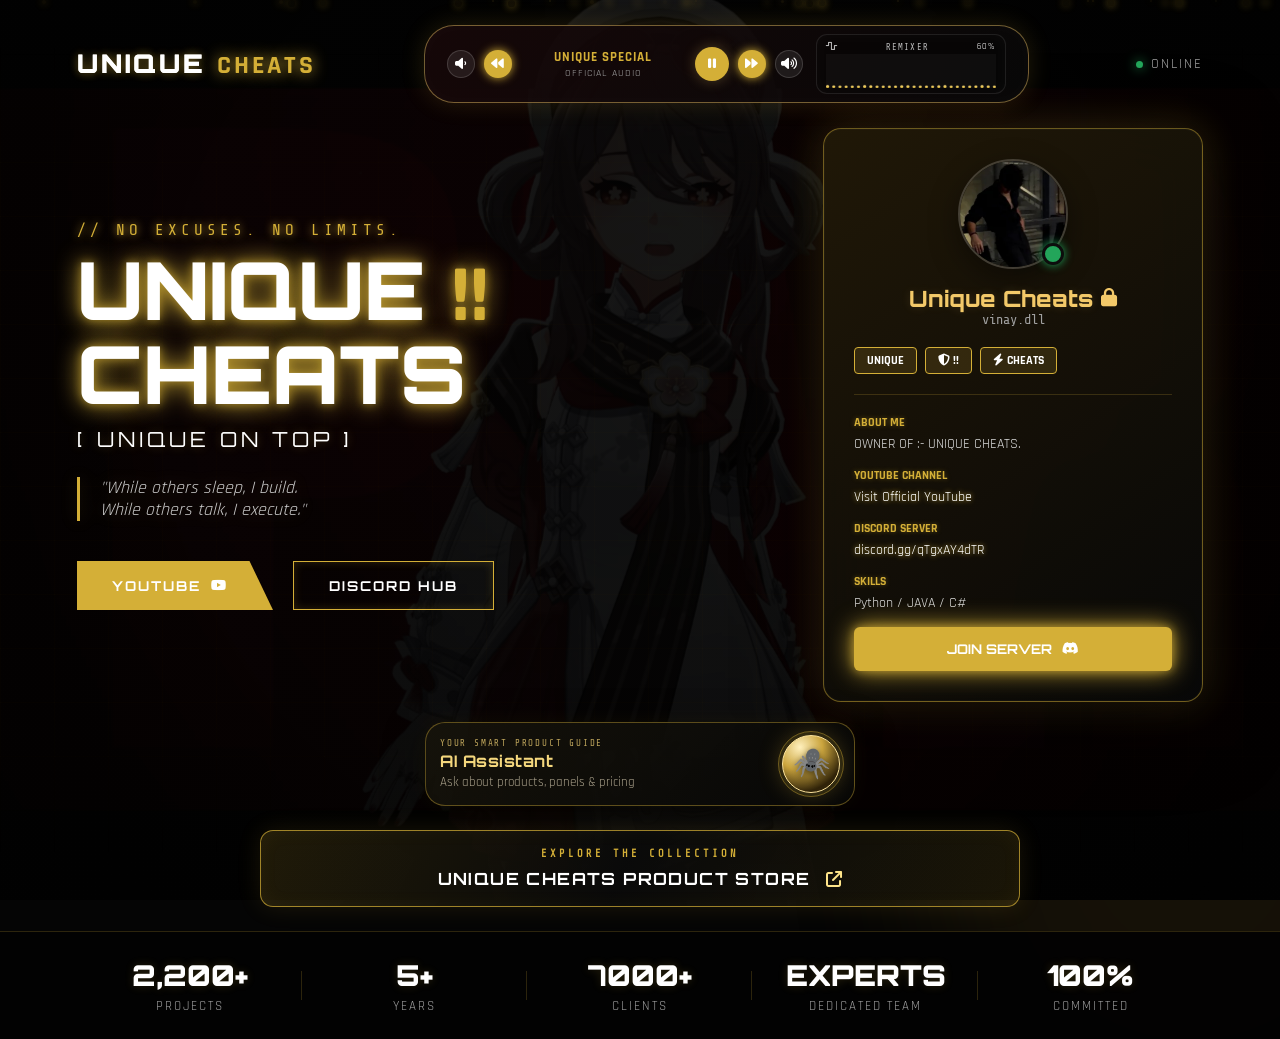
<file: index.html>
<!DOCTYPE html>
<html lang="en">
<head>
    <meta charset="UTF-8">
    <meta name="viewport" content="width=device-width, initial-scale=1.0">
    <title>UNIQUE CHEATS | Official Hub</title>
    
    <link rel="preconnect" href="https://fonts.googleapis.com">
    <link rel="preconnect" href="https://fonts.gstatic.com" crossorigin>
    <link href="https://fonts.googleapis.com/css2?family=Orbitron:wght@500;700;900&family=Rajdhani:wght@500;600;700&family=Share+Tech+Mono&display=swap" rel="stylesheet">
    
    <link rel="stylesheet" href="https://cdnjs.cloudflare.com/ajax/libs/font-awesome/6.4.0/css/all.min.css">
    <link rel="stylesheet" href="style.css">
</head>
<body>
    <div class="ambient-glow ambient-glow-one"></div>
    <div class="ambient-glow ambient-glow-two"></div>
    <div class="grid-overlay"></div>

    <div id="hacking-loader">
        <canvas id="matrix-canvas"></canvas>
        <div class="scanlines"></div>
        <div class="glitch-vignette"></div>

        <div class="loader-terminal-full">
            <div class="terminal-header-full">
                <div class="header-left">
                    <span class="dot red-pulse"></span>
                    <span class="dot red-pulse-delayed1"></span>
                    <span class="dot red-pulse-delayed2"></span>
                    <span class="terminal-title data-glitch" data-text="UNIQUE_CHEATS // VINAY.DLL">UNIQUE_CHEATS // VINAY.DLL</span>
                </div>
                <div class="header-right"><i class="fa-solid fa-triangle-exclamation"></i> GOLD EDITION • INITIALIZING</div>
            </div>
            
            <div class="terminal-body-full" id="loader-logs"></div>
            
            <div class="loader-footer-full">
                <div class="progress-status-container">
                    <span class="status-icon"><i class="fa-solid fa-bolt"></i></span>
                    <div class="progress-status-text">PREPARING PREMIUM EXPERIENCE: <span class="loading-blink" id="status-string">INJECTING PACKETS...</span></div>
                </div>
                <div class="loader-progress-container-full">
                    <div class="loader-progress-bar-full" id="loader-progress"></div>
                    <div class="loader-percentage-full" id="loader-percentage">0%</div>
                </div>
            </div>
        </div>
    </div>

    <div id="background-stage" aria-hidden="true">
        <video id="bgVideo" autoplay muted loop playsinline preload="auto">
            <source src="assets/background.mp4" type="video/mp4">
        </video>
        <div class="background-shade"></div>
        <div class="background-vignette"></div>
    </div>

    <div id="particle-container"></div>
    
    <audio id="bgMusic" preload="auto" autoplay playsinline muted src="songs/01-Rab-Ne-Mujhko-Bola-Ab-Tu-Mang-Le-Kuch-Bhi.mp3"></audio>

    <header class="animate-fade-in">
        <div class="brand-logo data-glitch" data-text="UNIQUE ">UNIQUE <span>CHEATS</span></div>
        <div class="music-bar">
            <button class="audio-btn vol-btn" id="volDownBtn" title="Volume Down" aria-label="Volume Down"><i class="fa-solid fa-volume-low"></i></button>
            <button class="audio-btn" id="prevBtn" title="Previous" aria-label="Previous"><i class="fa-solid fa-backward"></i></button>
            
            <div class="music-info">
                <span id="trackName">UNIQUE SPECIAL</span>
                <small id="artistName">Official Audio</small>
            </div>
            
            <button class="audio-btn play-btn" id="musicBtn" title="Play / Pause" aria-label="Play / Pause"><i class="fa-solid fa-play"></i></button>
            <button class="audio-btn" id="nextBtn" title="Next" aria-label="Next"><i class="fa-solid fa-forward"></i></button>
            <button class="audio-btn vol-btn" id="volUpBtn" title="Volume Up" aria-label="Volume Up"><i class="fa-solid fa-volume-high"></i></button>

            <div class="mixer-module" title="Live audio visualizer">
                <div class="mixer-label"><i class="fa-solid fa-wave-square"></i> REMIXER <span id="volumeValue">60%</span></div>
                <canvas id="remixerCanvas" width="170" height="42" aria-label="Live music visualizer"></canvas>
            </div>
        </div>
        <div class="status-badge"><span class="pulse-node"></span> Online</div>
    </header>

    <div class="main-workspace">
        <div class="left-panel">
            <div class="terminal-tag animate-text-pop">// NO EXCUSES. NO LIMITS.</div>
            <div class="main-title animate-text-glow">UNIQUE <span>!!</span><br>CHEATS</div>
            <div class="branding-sub animate-text-reveal">[ UNIQUE ON TOP  ]</div>
            <div class="motto-box animate-text-fade">"While others sleep, I build. <br>While others talk, I execute."</div>
            <div class="action-cluster animate-buttons">
                <a href="https://youtube.com/@uniquevinay-7?si=gVaHIHBmPAp76KMk" target="_blank" class="trigger-btn btn-fill sound-btn">YouTube <i class="fa-brands fa-youtube"></i></a>
                <a href="https://discord.gg/qTgxAY4dTR" target="_blank" class="trigger-btn btn-border sound-btn">Discord Hub</a>
            </div>
        </div>

        <div class="right-panel">
            <div class="profile-container animate-card-rise">
                <div class="identity-card">
                    <div class="avatar-frame">
                        <img 
                            id="discordAvatar" 
                            src="assets/profile.jpg" 
                            alt="Unique Cheats Logo"
                            onerror="this.src='assets/profile.jpg';"
                        />
                        <span class="live-status-dot online" id="statusDot"></span>
                    </div>
                    <h2 class="animate-text-pop">Unique Cheats <i class="fa-solid fa-lock"></i></h2>
                    <div class="user-tag" id="discordTag">vinay.dll</div>
                </div>
                <div class="badge-grid">
                    <span class="badge-node animate-pulse-slow">UNIQUE </span>
                    <span class="badge-node animate-pulse-slow"><i class="fa-solid fa-shield-halved"></i> !!</span>
                    <span class="badge-node animate-pulse-slow"><i class="fa-solid fa-bolt"></i> CHEATS</span>
                </div>
                <div class="separator"></div>
                <div class="meta-details">
                    <h3 class="animate-text-reveal">About Me</h3>
                    <p id="customStatus" class="animate-text-fade">OWNER OF :- UNIQUE CHEATS.</p>
                    
                    <h3 class="animate-text-reveal">YouTube Channel</h3>
                    <p class="animate-text-fade"><a href="https://youtube.com/@uniquevinay-7?si=gVaHIHBmPAp76KMk" target="_blank" class="meta-link sound-btn">Visit Official YouTube</a></p>
                    
                    <h3 class="animate-text-reveal">Discord Server</h3>
                    <p class="animate-text-fade"><a href="https://discord.gg/qTgxAY4dTR" target="_blank" class="meta-link sound-btn">discord.gg/qTgxAY4dTR</a></p>
                    
                    <h3 class="animate-text-reveal">Skills</h3>
                    <p class="animate-text-fade">Python / JAVA / C# </p>
                </div>
                <button class="action-connect sound-btn" id="joinServerBtn">Join Server <i class="fa-brands fa-discord"></i></button>
            </div>
        </div>
    </div>


<!-- UNIQUE CHEATS AI Assistant -->
<section class="uc-ai-launcher" aria-label="Unique Cheats AI Assistant">
  <div class="uc-ai-launch-copy"><span class="uc-ai-eyebrow">YOUR SMART PRODUCT GUIDE</span><strong>AI Assistant</strong><small>Ask about products, panels & pricing</small></div>
  <button class="uc-ai-orb" id="ucAiOpen" type="button" aria-label="Open AI Assistant"><span class="uc-ai-dragon">🕷️</span><i class="uc-ai-orb-pulse"></i></button>
</section>
<div class="uc-ai-overlay" id="ucAiOverlay" aria-hidden="true">
 <section class="uc-ai-window" role="dialog" aria-modal="true" aria-labelledby="ucAiTitle">
  <header class="uc-ai-head"><div class="uc-ai-brand"><span class="uc-ai-mini-dragon">🕷️</span><div><strong id="ucAiTitle">UNIQUE CHEATS AI</strong><small>Multilingual product assistant</small></div></div><button type="button" id="ucAiSoundToggle" class="uc-ai-sound-toggle" aria-pressed="false" title="Turn AI voice on">🔇 Voice off</button><button type="button" id="ucAiClose" class="uc-ai-close" aria-label="Close assistant">×</button></header>
  <div class="uc-ai-language"><label for="ucAiLanguageSearch">LANGUAGE</label><div class="uc-ai-lang-search"><span>⌕</span><input id="ucAiLanguageSearch" type="search" placeholder="Search Bengali, English, Hindi, Tamil…" autocomplete="off"><select id="ucAiLanguage" aria-label="Choose language"></select></div><div class="uc-ai-language-note" id="ucAiLanguageNote">Choose your language to chat or speak.</div></div>
  <div class="uc-ai-messages" id="ucAiMessages" aria-live="polite"><div class="uc-ai-msg uc-ai-bot">Hey! 👋 Welcome to UNIQUE CHEATS. Ask me about our products, available plans, or how to get support. You can type or use voice.</div></div>
  <div class="uc-ai-quick"><button type="button" data-uc-prompt="Show me the available products and prices.">Products & prices</button><button type="button" data-uc-prompt="How can I buy a panel?">How to buy</button><button type="button" data-uc-prompt="How do I create a Discord ticket?">Discord ticket</button></div>
  <form class="uc-ai-compose" id="ucAiForm"><button type="button" id="ucAiVoice" class="uc-ai-mic" aria-label="Start voice input" title="Speak">🎙</button><input id="ucAiInput" placeholder="Ask UNIQUE CHEATS AI…" autocomplete="off" aria-label="Message" required><button type="submit" class="uc-ai-send" aria-label="Send message">➤</button></form>
  <div class="uc-ai-foot">Voice availability depends on your browser and device. <span>UNIQUE CHEATS</span></div>
 </section>
</div>
<script src="ai-assistant.js"></script>

    <div class="store-entry-wrap animate-fade-in">
        <a class="store-entry-btn sound-btn" href="products.html"><span class="store-entry-kicker">EXPLORE THE COLLECTION</span><strong>UNIQUE CHEATS PRODUCT STORE</strong><i class="fa-solid fa-arrow-up-right-from-square"></i></a>
    </div>

    <div class="metric-footer animate-fade-in">
        <div class="metric-node"><div class="metric-val">2,200+</div><div class="metric-lbl">Projects</div></div>
        <div class="metric-node"><div class="metric-val">5+</div><div class="metric-lbl">Years</div></div>
        <div class="metric-node"><div class="metric-val">7000+</div><div class="metric-lbl">Clients</div></div>
        <div class="metric-node"><div class="metric-val">EXPERTS</div><div class="metric-lbl">Dedicated Team</div></div>
        <div class="metric-node"><div class="metric-val">100%</div><div class="metric-lbl">Committed</div></div>
    </div>

    <script src="script.js"></script>
</body>
</html>
</file>
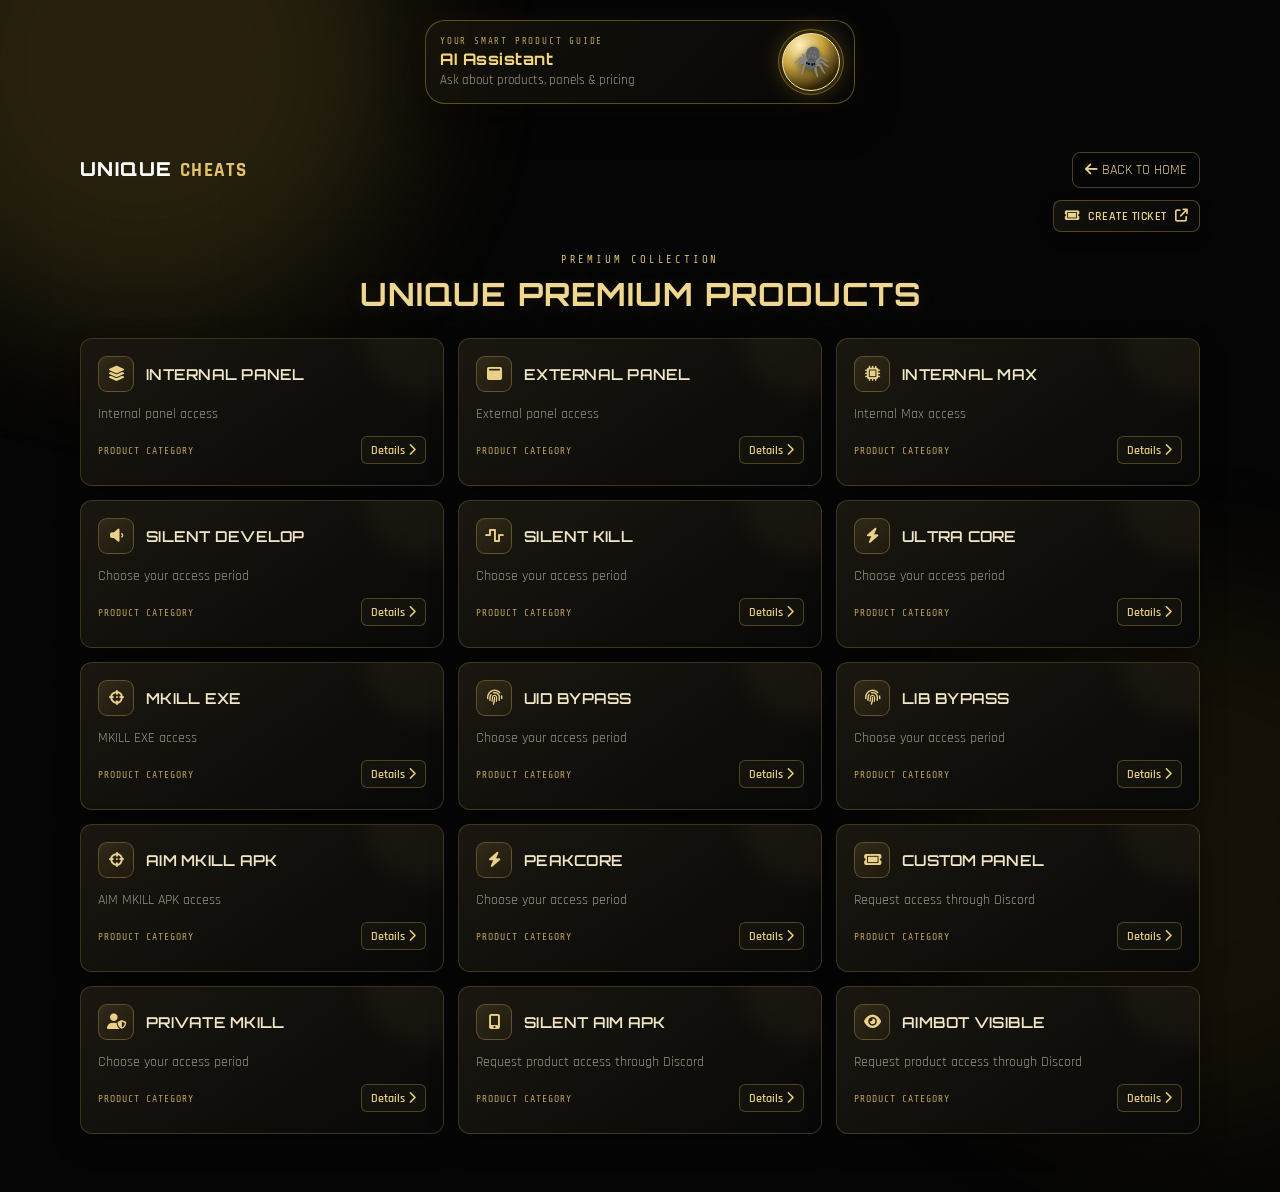
<file: products.html>
<!DOCTYPE html>
<html lang="en">
<head>
<meta charset="UTF-8"><meta name="viewport" content="width=device-width, initial-scale=1.0">
<meta name="theme-color" content="#050505"><title>UNIQUE CHEATS | Premium Product Catalog</title>
<link rel="preconnect" href="https://fonts.googleapis.com"><link rel="preconnect" href="https://fonts.gstatic.com" crossorigin>
<link href="https://fonts.googleapis.com/css2?family=Orbitron:wght@500;600;700;800&family=Rajdhani:wght@500;600;700&family=Share+Tech+Mono&display=swap" rel="stylesheet">
<link rel="stylesheet" href="https://cdnjs.cloudflare.com/ajax/libs/font-awesome/6.4.0/css/all.min.css"><link rel="stylesheet" href="style.css">
<style>
.store-page{width:min(1120px,92%);margin:0 auto;padding:24px 0 58px;position:relative;z-index:5;flex:1}
.store-top{display:flex;justify-content:space-between;align-items:center;gap:14px;margin-bottom:28px}
.store-brand{font:800 clamp(.9rem,2.4vw,1.2rem) 'Orbitron',sans-serif;letter-spacing:1.4px}.store-brand span{color:#e4c46b}
.back-home{color:#ead18a;text-decoration:none;border:1px solid #b89a4b66;border-radius:8px;padding:8px 12px;font-size:.9rem;transition:.22s}.back-home:hover{background:#d7b75c12;border-color:#d9bb68}
.ticket-quick-row{display:flex;justify-content:flex-end;margin:-16px 0 22px}
.create-ticket-link{display:inline-flex;align-items:center;gap:8px;padding:7px 11px;border:1px solid #b89a4b66;border-radius:8px;background:linear-gradient(120deg,#d7b75c12,#ffffff04);color:#ead18a;text-decoration:none;font:600 .78rem 'Rajdhani',sans-serif;letter-spacing:.5px;box-shadow:0 5px 16px #0003;transition:background .2s,border-color .2s,transform .2s}
.create-ticket-link:hover{background:#d7b75c20;border-color:#d9bb68;transform:translateY(-1px)}
.create-ticket-link i{font-size:.82rem}
@media(max-width:520px){.ticket-quick-row{margin:-10px 0 18px}.create-ticket-link{padding:7px 10px}}
.store-heading{text-align:center;margin:4px auto 24px}.store-heading .eyebrow{font: .66rem 'Share Tech Mono',monospace;letter-spacing:2.8px;color:#d9bd70}
.store-heading h1{font:700 clamp(1.12rem,3.3vw,2rem) 'Orbitron',sans-serif;letter-spacing:1px;margin:8px 0;color:#f0d78f;text-shadow:0 2px 18px #c5a34b20}
.product-grid{display:grid;grid-template-columns:repeat(3,minmax(0,1fr));gap:14px}
.product-card{position:relative;min-height:148px;padding:17px;border:1px solid #b79a4b45;border-radius:12px;background:linear-gradient(145deg,rgba(27,24,16,.96),rgba(8,8,8,.97));box-shadow:0 10px 28px #0005;overflow:hidden;transition:transform .22s,border-color .22s,box-shadow .22s;cursor:pointer}
.product-card:before{content:'';position:absolute;top:-70px;right:-50px;width:130px;height:130px;border-radius:50%;background:#dfc36b0c;filter:blur(13px);pointer-events:none}
.product-card:hover,.product-card:focus-visible{transform:translateY(-3px);border-color:#d8bd6b;box-shadow:0 12px 28px #c7a64a12;outline:none}
.product-card-top{display:flex;align-items:center;gap:12px;margin-bottom:13px}
.product-icon{display:grid;place-items:center;flex:0 0 36px;width:36px;height:36px;border-radius:9px;color:#ead18a;background:linear-gradient(145deg,#d6b85b20,#a17e2810);border:1px solid #d0b15c55;font-size:.95rem}
.product-card h2{font:600 clamp(.78rem,1.25vw,.94rem) 'Orbitron',sans-serif;letter-spacing:.25px;color:#f0e5c5;overflow-wrap:anywhere}
.product-card p{color:#999486;font-size:.88rem;line-height:1.35;margin:0 0 12px}
.product-actions{display:flex;align-items:center;justify-content:space-between;gap:8px}
.product-label{color:#bca15c;font: .61rem 'Share Tech Mono',monospace;letter-spacing:1px}
.details-link{border:1px solid #c6a75055;color:#e4cb81;background:#d3b0520b;border-radius:6px;padding:5px 9px;font:600 .78rem 'Rajdhani',sans-serif;cursor:pointer}
.details-link:hover{background:#d3b05218;border-color:#d8bd6b}
.modal-backdrop{position:fixed;inset:0;background:#000b;backdrop-filter:blur(8px);z-index:50;display:none;align-items:center;justify-content:center;padding:18px}
.modal-backdrop.open{display:flex;animation:fadeIn .18s ease}
.details-modal{width:min(420px,100%);max-height:85vh;overflow:auto;border:1px solid #c8aa5c66;border-radius:15px;background:linear-gradient(150deg,#17150f,#080808 72%);box-shadow:0 24px 80px #000b,0 0 28px #b9973612;padding:22px;animation:modalUp .24s ease}
.modal-head{display:flex;align-items:flex-start;justify-content:space-between;gap:12px;border-bottom:1px solid #bda25230;padding-bottom:14px;margin-bottom:13px}
.modal-kicker{font: .64rem 'Share Tech Mono',monospace;letter-spacing:2px;color:#bfa65f;margin-bottom:7px}
.modal-head h2{font:700 1.05rem 'Orbitron',sans-serif;color:#f0d78f;line-height:1.4}
.modal-close{border:0;background:#ffffff0b;color:#cbbd91;border-radius:7px;width:30px;height:30px;cursor:pointer}
.price-list{display:grid;gap:8px}
.price-row{display:flex;justify-content:space-between;align-items:center;gap:12px;padding:10px 12px;border:1px solid #c3a44a20;border-radius:8px;background:#ffffff04;animation:priceIn .35s both}
.price-row span{color:#bdb6a5;font-size:.98rem}.price-row strong{color:#ead18a;font:700 1rem 'Rajdhani',sans-serif;white-space:nowrap}
.price-note{font-size:.82rem;color:#8f8a7d;line-height:1.45;margin-top:13px}
@keyframes fadeIn{from{opacity:0}to{opacity:1}}@keyframes modalUp{from{opacity:0;transform:translateY(10px) scale(.985)}to{opacity:1;transform:none}}@keyframes priceIn{from{opacity:0;transform:translateY(5px)}to{opacity:1;transform:none}}
@media(max-width:800px){.product-grid{grid-template-columns:repeat(2,minmax(0,1fr))}}
@media(max-width:520px){.product-grid{grid-template-columns:1fr;gap:10px}.product-card{min-height:0;padding:15px}.store-page{padding-top:18px}.store-top{margin-bottom:22px}.store-heading{margin-bottom:20px}.details-modal{padding:18px}}
@media(prefers-reduced-motion:reduce){*,*:before,*:after{animation-duration:.01ms!important;transition-duration:.01ms!important}}
</style>
</head>
<body>

<!-- UNIQUE CHEATS AI Assistant -->
<section class="uc-ai-launcher" aria-label="Unique Cheats AI Assistant">
  <div class="uc-ai-launch-copy"><span class="uc-ai-eyebrow">YOUR SMART PRODUCT GUIDE</span><strong>AI Assistant</strong><small>Ask about products, panels & pricing</small></div>
  <button class="uc-ai-orb" id="ucAiOpen" type="button" aria-label="Open AI Assistant"><span class="uc-ai-dragon">🕷️</span><i class="uc-ai-orb-pulse"></i></button>
</section>
<div class="uc-ai-overlay" id="ucAiOverlay" aria-hidden="true">
 <section class="uc-ai-window" role="dialog" aria-modal="true" aria-labelledby="ucAiTitle">
  <header class="uc-ai-head"><div class="uc-ai-brand"><span class="uc-ai-mini-dragon">🕷️</span><div><strong id="ucAiTitle">UNIQUE CHEATS AI</strong><small>Multilingual product assistant</small></div></div><button type="button" id="ucAiClose" class="uc-ai-close" aria-label="Close assistant">×</button></header>
  <div class="uc-ai-language"><label for="ucAiLanguageSearch">LANGUAGE</label><div class="uc-ai-lang-search"><span>⌕</span><input id="ucAiLanguageSearch" type="search" placeholder="Search Bengali, English, Hindi, Tamil…" autocomplete="off"><select id="ucAiLanguage" aria-label="Choose language"></select></div><div class="uc-ai-language-note" id="ucAiLanguageNote">Choose your language to chat or speak.</div></div>
  <div class="uc-ai-messages" id="ucAiMessages" aria-live="polite"><div class="uc-ai-msg uc-ai-bot">Hey! 👋 Welcome to UNIQUE CHEATS. Ask me about our products, available plans, or how to get support. You can type or use voice.</div></div>
  <div class="uc-ai-quick"><button type="button" data-uc-prompt="Show me the available products and prices.">Products & prices</button><button type="button" data-uc-prompt="How can I buy a panel?">How to buy</button><button type="button" data-uc-prompt="How do I create a Discord ticket?">Discord ticket</button></div>
  <form class="uc-ai-compose" id="ucAiForm"><button type="button" id="ucAiVoice" class="uc-ai-mic" aria-label="Start voice input" title="Speak">🎙</button><input id="ucAiInput" placeholder="Ask UNIQUE CHEATS AI…" autocomplete="off" aria-label="Message" required><button type="submit" class="uc-ai-send" aria-label="Send message">➤</button></form>
  <div class="uc-ai-foot">Voice availability depends on your browser and device. <span>UNIQUE CHEATS</span></div>
 </section>
</div>
<script src="ai-assistant.js"></script>

<div class="ambient-glow ambient-glow-one"></div><div class="ambient-glow ambient-glow-two"></div><div class="grid-overlay"></div>
<main class="store-page">
<nav class="store-top"><div class="store-brand">UNIQUE <span>CHEATS</span></div><a class="back-home" href="index.html?skipLoader=1#profile"><i class="fa-solid fa-arrow-left"></i> BACK TO HOME</a></nav>
<div class="ticket-quick-row"><a class="create-ticket-link" href="https://discord.com/channels/1480120210932629567/1480147781128687707" target="_blank" rel="noopener noreferrer" aria-label="Create a ticket in the Discord server"><i class="fa-solid fa-ticket"></i> CREATE TICKET <i class="fa-solid fa-arrow-up-right-from-square"></i></a></div>
<section class="store-heading"><div class="eyebrow">PREMIUM COLLECTION</div><h1>UNIQUE PREMIUM PRODUCTS</h1></section>
<section class="product-grid" id="productGrid" aria-label="Product catalog"></section>
</main>
<div class="modal-backdrop" id="detailsBackdrop" role="dialog" aria-modal="true" aria-labelledby="detailsTitle">
<section class="details-modal"><div class="modal-head"><div><div class="modal-kicker">PRODUCT DETAILS</div><h2 id="detailsTitle">Product</h2></div><button class="modal-close" id="closeDetails" aria-label="Close details"><i class="fa-solid fa-xmark"></i></button></div><div class="price-list" id="priceList"></div><p class="price-note" id="priceNote">Prices are shown in INR.</p></section>
</div>
<script>
const products = [
 {name:"INTERNAL PANEL",desc:"Internal panel access",icon:"fa-layer-group",prices:[["1 Month","₹500"],["Lifetime","₹2,000"]]},
 {name:"EXTERNAL PANEL",desc:"External panel access",icon:"fa-window-maximize",prices:[["1 Month","₹500"],["Lifetime","₹1,600"]]},
 {name:"INTERNAL MAX",desc:"Internal Max access",icon:"fa-microchip",prices:[["1 Month","₹700"],["Lifetime","₹3,000"]]},
 {name:"SILENT DEVELOP",desc:"Choose your access period",icon:"fa-volume-low",prices:[["7 Days","₹400"],["15 Days","₹590"],["30 Days","₹990"]]},
 {name:"SILENT KILL",desc:"Choose your access period",icon:"fa-wave-square",prices:[["7 Days","₹500"],["14 Days","₹900"],["30 Days","₹1,450"],["Lifetime","₹2,500"]]},
 {name:"ULTRA CORE",desc:"Choose your access period",icon:"fa-bolt",prices:[["1 Day","₹100"],["30 Days","₹800"],["Lifetime","₹3,500"]]},
 {name:"MKILL EXE",desc:"MKILL EXE access",icon:"fa-crosshairs",prices:[["1 Day","₹100"],["3 Days","₹150"],["7 Days","₹400"],["15 Days","₹800"],["30 Days","₹1,400"],["Lifetime","₹3,200"]]},
 {name:"UID BYPASS",desc:"Choose your access period",icon:"fa-fingerprint",prices:[["7 Days","₹450"],["15 Days","₹900"],["30 Days","₹1,300"],["Lifetime","₹3,000"]]},
 {name:"LIB BYPASS",desc:"Choose your access period",icon:"fa-fingerprint",prices:[["7 Days","₹450"],["15 Days","₹900"],["30 Days","₹1,300"],["Lifetime","₹3,000"]]},
 {name:"AIM MKILL APK",desc:"AIM MKILL APK access",icon:"fa-crosshairs",prices:[["1 Day","₹100"],["3 Days","₹150"],["7 Days","₹400"],["15 Days","₹800"],["30 Days","₹1,400"],["Lifetime","₹3,200"]]},
 {name:"PEAKCORE",desc:"Choose your access period",icon:"fa-bolt",prices:[["1 Day","₹14"],["7 Days","₹400"],["30 Days","₹700"],["Lifetime","₹3,000"]]},
 {name:"CUSTOM PANEL",desc:"Request access through Discord",icon:"fa-ticket",prices:[],note:"Go to Discord and create ticket."},
 {name:"PRIVATE MKILL",desc:"Choose your access period",icon:"fa-user-shield",prices:[["1 Day","₹100"],["30 Days","₹800"],["Lifetime","₹3,00,500"]]},
 {name:"SILENT AIM APK",desc:"Request product access through Discord",icon:"fa-mobile-screen-button",prices:[],note:"Go to Discord and create a ticket to confirm availability and pricing."},
 {name:"AIMBOT VISIBLE",desc:"Request product access through Discord",icon:"fa-eye",prices:[],note:"Go to Discord and create a ticket to confirm availability and pricing."}
];
const grid=document.getElementById('productGrid'), backdrop=document.getElementById('detailsBackdrop'), title=document.getElementById('detailsTitle'), list=document.getElementById('priceList'), note=document.getElementById('priceNote');
products.forEach((p,i)=>{const card=document.createElement('article');card.className='product-card';card.tabIndex=0;card.setAttribute('role','button');card.setAttribute('aria-label',p.name+' details');card.innerHTML=`<div class="product-card-top"><div class="product-icon"><i class="fa-solid ${p.icon}"></i></div><h2>${p.name}</h2></div><p>${p.desc}</p><div class="product-actions"><span class="product-label">PRODUCT CATEGORY</span><button class="details-link" type="button">Details <i class="fa-solid fa-chevron-right"></i></button></div>`;const open=()=>showDetails(p);card.addEventListener('click',e=>{if(e.target.closest('.details-link')||!e.target.closest('button'))showDetails(p)});card.addEventListener('keydown',e=>{if(e.key==='Enter'||e.key===' '){e.preventDefault();showDetails(p)}});grid.appendChild(card)});
function showDetails(p){title.textContent=p.name;list.innerHTML='';if(p.prices.length){p.prices.forEach(([period,price],i)=>{const row=document.createElement('div');row.className='price-row';row.style.animationDelay=(i*65)+'ms';row.innerHTML=`<span>${period}</span><strong>${price}</strong>`;list.appendChild(row)});note.textContent='All prices are in INR (₹).';}else{const row=document.createElement('div');row.className='price-row';row.innerHTML='<span>Next step</span><strong>Discord Ticket</strong>';list.appendChild(row);note.textContent=p.note;}backdrop.classList.add('open');document.getElementById('closeDetails').focus()}
function closeDetails(){backdrop.classList.remove('open')}
document.getElementById('closeDetails').addEventListener('click',closeDetails);backdrop.addEventListener('click',e=>{if(e.target===backdrop)closeDetails()});document.addEventListener('keydown',e=>{if(e.key==='Escape')closeDetails()});
</script>
</body></html>
</file>
<file: style.css>
/* --- BASE STYLING & VARIABLE CONFIG --- */
* {
    margin: 0;
    padding: 0;
    box-sizing: border-box;
    font-family: 'Rajdhani', sans-serif;
}

:root {
    --bg-deep: #050505;
    --primary-red: #d4af37;
    --neon-glow: 0 0 25px #d4af37, 0 0 10px rgba(212, 175, 55, 0.6);
    --panel-bg: rgba(13, 13, 13, 0.88);
    --border-line: rgba(212, 175, 55, 0.4);
    --text-gray: #a0a0a0;
    
    --loader-red: #d4af37;
    --loader-glow-red: #ffe073;
    --loader-dark-red: #72551a;
    --loader-muted-red: #a88424;
}

body {
    background-color: var(--bg-deep);
    color: #ffffff;
    min-height: 100vh;
    overflow-x: hidden;
    display: flex;
    flex-direction: column;
    position: relative;
}

.ambient-glow {
    position: fixed;
    width: 42vw;
    height: 42vw;
    min-width: 320px;
    min-height: 320px;
    border-radius: 50%;
    pointer-events: none;
    z-index: 0;
    filter: blur(75px);
    opacity: 0.16;
    animation: ambientDrift 10s ease-in-out infinite alternate;
}
.ambient-glow-one {
    top: -16vw;
    left: -10vw;
    background: #d4af37;
}
.ambient-glow-two {
    right: -14vw;
    bottom: -18vw;
    background: #6a5015;
    animation-delay: -4s;
}
.grid-overlay {
    position: fixed;
    inset: 0;
    pointer-events: none;
    z-index: 1;
    opacity: 0.13;
    background-image:
        linear-gradient(rgba(212,175,55,0.12) 1px, transparent 1px),
        linear-gradient(90deg, rgba(212,175,55,0.12) 1px, transparent 1px);
    background-size: 54px 54px;
    mask-image: linear-gradient(to bottom, transparent, black 22%, black 78%, transparent);
}
@keyframes ambientDrift {
    0% { transform: translate3d(-2%, -1%, 0) scale(0.96); }
    100% { transform: translate3d(7%, 5%, 0) scale(1.08); }
}

/* --- MOUSE GLOW TRAIL DESIGN (AGER MOTO) --- */
.cursor-trail {
    position: fixed;
    font-family: 'Orbitron', sans-serif;
    font-size: 1rem;
    font-weight: 900;
    will-change: transform, opacity;
    user-select: none;
    color: var(--primary-red);
    text-shadow: 0 0 12px #d4af37, 0 0 5px #ffffff;
    pointer-events: none;
    z-index: 99999;
    transform: translate(-50%, -50%);
    animation: fadeOutTrail 0.55s forwards cubic-bezier(.16,1,.3,1);
}

@keyframes fadeOutTrail {
    0% { opacity: .72; transform: translate3d(-50%, -50%, 0) scale(.9); }
    100% { opacity: 0; transform: translate3d(-50%, -75%, 0) scale(.45); }
}

/* --- TEXT AND COMPONENT ANIMATIONS --- */
.animate-fade-in { animation: fadeIn 1.2s ease-out forwards; }
.animate-text-pop { opacity: 0; animation: textPop 0.8s cubic-bezier(0.175, 0.885, 0.32, 1.275) 0.3s forwards; }
.animate-text-glow { opacity: 0; animation: textPop 1s cubic-bezier(0.175, 0.885, 0.32, 1.275) 0.1s forwards; text-shadow: var(--neon-glow); }
.animate-text-reveal { opacity: 0; animation: textReveal 0.9s ease-out 0.4s forwards; }
.animate-text-fade { opacity: 0; animation: fadeIn 1.5s ease-out 0.6s forwards; }
.animate-card-rise { opacity: 0; animation: cardRise 1.2s cubic-bezier(0.25, 1, 0.5, 1) forwards; }
.animate-buttons { opacity: 0; animation: fadeIn 1s ease-out 0.8s forwards; }
.animate-pulse-slow { animation: pulse-glow 2.5s infinite ease-in-out; }

@keyframes fadeIn { from { opacity: 0; } to { opacity: 1; } }
@keyframes textPop { from { opacity: 0; transform: scale(0.8) translateY(20px); } to { opacity: 1; transform: scale(1) translateY(0); } }
@keyframes textReveal { from { opacity: 0; transform: translateX(-30px); filter: blur(5px); } to { opacity: 1; transform: translateX(0); filter: blur(0); } }
@keyframes cardRise { from { opacity: 0; transform: translateY(60px); filter: blur(10px); } to { opacity: 1; transform: translateY(0); filter: blur(0); } }
@keyframes pulse-glow { 0%, 100% { transform: scale(1); opacity: 0.9; } 50% { transform: scale(1.04); opacity: 1; } }

/* --- RED MATRIX LOADER --- */
#hacking-loader {
    position: fixed;
    top: 0; left: 0; width: 100%; height: 100%;
    background-color: #030101;
    z-index: 100000;
    display: flex; align-items: center; justify-content: center;
    overflow: hidden;
    transition: opacity 0.5s ease, visibility 0.5s;
}
#hacking-loader.fade-out { opacity: 0; visibility: hidden; }
#matrix-canvas { position: absolute; top: 0; left: 0; width: 100%; height: 100%; z-index: 1; opacity: 0.22; }
.scanlines { position: absolute; top: 0; left: 0; width: 100%; height: 100%; background: linear-gradient(rgba(18, 16, 16, 0) 50%, rgba(0, 0, 0, 0.4) 50%); background-size: 100% 4px; z-index: 5; pointer-events: none; }
.glitch-vignette { position: absolute; top: 0; left: 0; width: 100%; height: 100%; box-shadow: inset 0 0 150px rgba(212, 175, 55, 0.4), inset 0 0 50px rgba(0, 0, 0, 0.9); z-index: 4; pointer-events: none; }
.loader-terminal-full { width: 90%; height: 85%; max-width: 1300px; background: rgba(6, 2, 2, 0.96); border: 1px solid rgba(212, 175, 55, 0.4); box-shadow: 0 0 30px rgba(212,175,55,0.3); display: flex; flex-direction: column; position: relative; z-index: 10; border-radius: 8px; }
.terminal-header-full { background: rgba(18, 5, 6, 0.98); padding: 18px 30px; border-bottom: 2px solid rgba(212, 175, 55, 0.3); display: flex; justify-content: space-between; align-items: center; }
.header-left { display: flex; align-items: center; gap: 8px; }
.terminal-header-full .dot { width: 12px; height: 12px; border-radius: 50%; display: inline-block; }
.red-pulse { background: var(--loader-red); box-shadow: 0 0 10px var(--loader-red); }
.red-pulse-delayed1 { background: #a88424; }
.red-pulse-delayed2 { background: #4a3910; }
.terminal-title { font-family: 'Orbitron', sans-serif; font-size: 0.9rem; font-weight: 700; color: #ffffff; letter-spacing: 2px; margin-left: 12px; }
.header-right { font-family: 'Share Tech Mono', monospace; font-size: 0.9rem; color: #ffffff; letter-spacing: 1px; text-shadow: 0 0 5px var(--primary-red); }
.terminal-body-full { padding: 40px; flex-grow: 1; overflow-y: auto; font-family: 'Share Tech Mono', monospace; font-size: 1.3rem; display: flex; flex-direction: column; gap: 10px; background: rgba(5, 2, 2, 0.5); }
.terminal-body-full::-webkit-scrollbar { width: 5px; }
.terminal-body-full::-webkit-scrollbar-thumb { background: rgba(212, 175, 55, 0.3); }
.log-line { opacity: 0; transform: translateX(-10px); animation: codeEntrance 0.2s ease forwards; }
@keyframes codeEntrance { to { opacity: 1; transform: translateX(0); } }
.log-line.green-text { color: var(--loader-glow-red); font-weight: bold; text-shadow: 0 0 8px rgba(255,220,115,0.5); }
.log-line.purple-text { color: var(--loader-muted-red); }
.log-line.red-text { color: #ffffff; font-weight: 700; text-shadow: 0 0 10px var(--primary-red); }
.log-line.white-text { color: #e5e5e5; }
.loader-footer-full { padding: 25px 40px; background: rgba(14, 4, 5, 0.98); border-top: 1px solid rgba(212, 175, 55, 0.3); }
.progress-status-container { display: flex; align-items: center; gap: 12px; margin-bottom: 12px; }
.status-icon { color: var(--loader-red); font-size: 1.1rem; filter: drop-shadow(0 0 5px var(--primary-red)); }
.progress-status-text { font-family: 'Share Tech Mono', monospace; font-size: 1rem; color: #cbd5e1; }
.loading-blink { animation: textBlink 0.4s infinite alternate; color: #ffffff; text-shadow: 0 0 5px var(--primary-red); }
@keyframes textBlink { 0% { opacity: 0.4; } 100% { opacity: 1; } }
.loader-progress-container-full { display: flex; align-items: center; gap: 25px; background: rgba(0, 0, 0, 0.8); padding: 8px; border-radius: 6px; border: 1px solid rgba(212, 175, 55, 0.3); }
.loader-progress-bar-full { height: 10px; width: 0%; background: linear-gradient(90deg, var(--loader-dark-red), var(--loader-red), #fff0b3); box-shadow: 0 0 10px var(--primary-red); border-radius: 4px; }
.loader-percentage-full { font-family: 'Orbitron', sans-serif; color: #ffffff; font-size: 1.3rem; font-weight: 700; min-width: 60px; text-align: right; text-shadow: 0 0 8px var(--primary-red); }

/* Glitch Core styling */
.data-glitch { position: relative; }
.data-glitch::before, .data-glitch::after { content: attr(data-text); position: absolute; top: 0; left: 0; width: 100%; height: 100%; background: transparent; }
.data-glitch::before { left: 1px; text-shadow: -1px 0 #ffdf80; clip: rect(44px, 450px, 56px, 0); animation: glitchAnim 6s infinite linear alternate-reverse; }
@keyframes glitchAnim { 0% { clip: rect(15px, 9999px, 66px, 0); } 100% { clip: rect(34px, 9999px, 55px, 0); } }

#particle-container { position: fixed; top: 0; left: 0; width: 100%; height: 100%; pointer-events: none; z-index: 2; }
.floating-particle { position: absolute; background: rgba(212, 175, 55, 0.15); box-shadow: 0 0 8px var(--primary-red); border-radius: 50%; animation: floatUp linear infinite; }
@keyframes floatUp { 0% { transform: translateY(105vh) scale(0); opacity: 0; } 100% { transform: translateY(-5vh) scale(1); opacity: 0; } }

header { display: flex; justify-content: space-between; align-items: center; padding: 25px 6%; z-index: 10; position: relative; }
.brand-logo { font-family: 'Orbitron', sans-serif; font-size: 1.6rem; font-weight: 900; letter-spacing: 3px; text-transform: uppercase; text-shadow: 0 0 10px rgba(212,175,55,0.3); }
.brand-logo span { color: var(--primary-red); text-shadow: 0 0 15px #d4af37; }
.music-bar {
    background: linear-gradient(135deg, rgba(24,8,9,.88), rgba(9,9,9,.82));
    border: 1px solid rgba(212,175,55,.38);
    box-shadow: 0 0 25px rgba(212,175,55,.16), inset 0 0 18px rgba(255,255,255,.025);
    padding: 8px 22px;
    border-radius: 30px;
    display: flex;
    align-items: center;
    gap: 12px;
    backdrop-filter: blur(14px);
    animation: musicBarPulse 4s ease-in-out infinite;
}
@keyframes musicBarPulse {
    0%, 100% { box-shadow: 0 0 20px rgba(212,175,55,.13), inset 0 0 18px rgba(255,255,255,.025); }
    50% { box-shadow: 0 0 34px rgba(212,175,55,.28), inset 0 0 24px rgba(255,255,255,.035); }
}
.music-info { font-size: 0.8rem; text-transform: uppercase; letter-spacing: 1px; min-width: 140px; text-align: center; }
.music-info span { color: var(--primary-red); display: block; font-weight: 700; text-shadow: 0 0 5px var(--primary-red); }
.audio-btn { background: var(--primary-red); box-shadow: 0 0 10px var(--primary-red); border: none; width: 28px; height: 28px; border-radius: 50%; color: white; cursor: pointer; display: flex; align-items: center; justify-content: center; font-size: 0.8rem; }
.vol-btn { background: rgba(255, 255, 255, 0.08); border: 1px solid rgba(255, 255, 255, 0.15); box-shadow: none; }
.status-badge { display: flex; align-items: center; gap: 8px; font-size: 0.85rem; text-transform: uppercase; letter-spacing: 2px; color: var(--text-gray); }
.pulse-node { width: 7px; height: 7px; background: #23a55a; border-radius: 50%; box-shadow: 0 0 12px #23a55a; }

.main-workspace { display: grid; grid-template-columns: 1.1fr 0.9fr; padding: 0 6%; align-items: center; flex-grow: 1; z-index: 5; position: relative; gap: 40px; }
.left-panel .terminal-tag { color: var(--primary-red); text-shadow: 0 0 8px var(--primary-red); font-family: 'Share Tech Mono', monospace; letter-spacing: 4px; margin-bottom: 12px; }
.left-panel .main-title { font-family: 'Orbitron', sans-serif; font-size: 5rem; font-weight: 900; line-height: 0.95; margin-bottom: 15px; }
.left-panel .main-title span { color: var(--primary-red); }
.left-panel .branding-sub { font-family: 'Orbitron', sans-serif; font-size: 1.3rem; letter-spacing: 4px; margin-bottom: 25px; text-shadow: 0 0 10px rgba(212,175,55,0.3); }
.left-panel .motto-box { border-left: 3px solid var(--primary-red); padding-left: 20px; color: #cccccc; font-size: 1.1rem; font-style: italic; margin-bottom: 40px; max-width: 480px; filter: drop-shadow(0 0 8px rgba(212,175,55,0.2)); }
.action-cluster { display: flex; gap: 20px; }
.trigger-btn { padding: 15px 35px; font-family: 'Orbitron', sans-serif; font-size: 0.85rem; font-weight: 700; text-transform: uppercase; letter-spacing: 2px; cursor: pointer; transition: all 0.3s; text-decoration: none; display: inline-flex; align-items: center; gap: 10px; }
.btn-fill { background: var(--primary-red); color: white; border: none; clip-path: polygon(0 0, 88% 0, 100% 100%, 0% 100%); padding-right: 45px; box-shadow: var(--neon-glow); }
.btn-fill:hover { box-shadow: 0 0 35px #d4af37; transform: translateY(-2px); }
.btn-border { background: transparent; color: white; border: 1px solid var(--primary-red); box-shadow: inset 0 0 10px rgba(212,175,55,0.2); }
.btn-border:hover { background: rgba(212, 175, 55, 0.1); box-shadow: 0 0 15px var(--primary-red); }

.right-panel { display: flex; justify-content: flex-end; }
.profile-container {
    background:
        linear-gradient(145deg, rgba(35, 27, 8, 0.88), rgba(8, 8, 8, 0.90));
    border: 1px solid rgba(212, 175, 55, 0.48);
    box-shadow:
        0 0 0 1px rgba(255,255,255,0.025) inset,
        0 20px 80px rgba(0,0,0,0.58),
        0 0 42px rgba(212,175,55,0.24);
    backdrop-filter: blur(25px);
    width: 100%;
    max-width: 380px;
    border-radius: 18px;
    padding: 30px;
    position: relative;
    overflow: hidden;
    transition: transform .45s ease, box-shadow .45s ease, border-color .45s ease;
}
.profile-container:hover {
    transform: translateY(-6px);
    border-color: rgba(255, 220, 115, 0.82);
    box-shadow:
        0 24px 90px rgba(0,0,0,0.62),
        0 0 58px rgba(212,175,55,0.34);
}
.speech-header { text-align: center; color: #ffffff; text-shadow: 0 0 8px var(--primary-red); font-size: 0.85rem; margin-bottom: 25px; font-family: 'Share Tech Mono', monospace; }
.identity-card { display: flex; flex-direction: column; align-items: center; }
.avatar-frame { position: relative; margin-bottom: 15px; width: 110px; height: 110px; }

/* Fixed profile frame scaling with high radium glow matrix border */
.avatar-frame img {
    width: 100%;
    height: 100%;
    border-radius: 50%;
    border: 3px solid var(--primary-red);
    box-shadow:
        0 0 0 5px rgba(212,175,55,0.08),
        0 0 24px rgba(212,175,55,0.55),
        0 0 55px rgba(212,175,55,0.22);
    object-fit: cover;
    object-position: center;
    display: block;
    background-color: transparent;
    animation: avatarGlow 3.2s ease-in-out infinite;
    transition: transform .4s ease, filter .4s ease;
}
.avatar-frame:hover img {
    transform: scale(1.035);
    filter: contrast(1.05) saturate(1.08);
}
@keyframes avatarGlow {
    0%, 100% { box-shadow: 0 0 0 5px rgba(212,175,55,0.08), 0 0 24px rgba(212,175,55,0.55), 0 0 55px rgba(212,175,55,0.22); }
    50% { box-shadow: 0 0 0 8px rgba(212,175,55,0.06), 0 0 34px rgba(212,175,55,0.72), 0 0 75px rgba(212,175,55,0.30); }
}

.live-status-dot { position: absolute; bottom: 4px; right: 4px; width: 22px; height: 22px; border-radius: 50%; border: 3px solid #0d0d0d; }
.live-status-dot.online { background-color: #23a55a; box-shadow: 0 0 10px #23a55a; }

.identity-card h2 { font-family: 'Orbitron', sans-serif; font-size: 1.4rem; font-weight: 800; display: flex; align-items: center; gap: 8px; color: #f3c969; text-shadow: 0 0 10px rgba(243,201,105,.22); }
.identity-card h2 i { color: #f3c969; text-shadow: 0 0 8px rgba(243,201,105,.22); }
.user-tag { color: var(--text-gray); font-size: 0.85rem; font-family: 'Share Tech Mono', monospace; }
.badge-grid { display: flex; gap: 8px; margin: 20px 0; }
.badge-node { background: rgba(212, 175, 55, 0.15); border: 1px solid var(--primary-red); box-shadow: 0 0 8px rgba(212,175,55,0.3); padding: 5px 12px; border-radius: 4px; font-size: 0.75rem; font-weight: 700; color: #ffffff; }
.separator { height: 1px; background: rgba(212,175,55,0.2); width: 100%; margin: 20px 0; }
.meta-details { width: 100%; font-size: 0.9rem; }
.meta-details h3 { color: var(--primary-red); text-shadow: 0 0 5px rgba(212,175,55,0.4); font-size: 0.75rem; text-transform: uppercase; margin-bottom: 5px; }
.meta-details p { margin-bottom: 15px; color: #dddddd; }
.meta-link { color: #ffffff; text-shadow: 0 0 5px var(--primary-red); text-decoration: none; }
.action-connect { width: 100%; background: var(--primary-red); box-shadow: var(--neon-glow); color: white; border: none; padding: 14px; border-radius: 6px; font-family: 'Orbitron', sans-serif; font-weight: 700; text-transform: uppercase; cursor: pointer; display: flex; align-items: center; justify-content: center; gap: 10px; transition: 0.3s; }
.action-connect:hover { box-shadow: 0 0 30px #d4af37; transform: scale(1.02); }

.metric-footer { border-top: 1px solid rgba(212,175,55,0.2); background: rgba(3, 3, 3, 0.95); display: grid; grid-template-columns: repeat(4, 1fr); padding: 25px 6%; text-align: center; z-index: 10; }
.metric-node { position: relative; }
.metric-node:not(:last-child)::after { content: ''; position: absolute; right: 0; top: 25%; height: 50%; width: 1px; background: rgba(212,175,55,0.2); }
.metric-val { font-family: 'Orbitron', sans-serif; font-size: 1.8rem; font-weight: 900; color: #ffffff; text-shadow: 0 0 10px rgba(212,175,55,0.2); }
.metric-lbl { font-size: 0.8rem; text-transform: uppercase; letter-spacing: 2px; color: var(--text-gray); margin-top: 5px; }

@media (max-width: 900px) {
    header {
        padding: 20px 5%;
        gap: 16px;
        flex-wrap: wrap;
    }
    .music-bar { order: 3; width: 100%; justify-content: center; }
    .main-workspace {
        grid-template-columns: 1fr;
        padding: 30px 5% 50px;
        gap: 45px;
    }
    .right-panel { justify-content: center; }
    .left-panel .main-title { font-size: clamp(3.2rem, 13vw, 5rem); }
    .metric-footer { padding: 20px 5%; }
}
@media (max-width: 520px) {
    .brand-logo { font-size: 1.15rem; }
    .status-badge { font-size: .68rem; }
    .music-bar { padding: 8px 10px; gap: 7px; }
    .music-info { min-width: 0; flex: 1; }
    .music-info span { font-size: .7rem; white-space: nowrap; overflow: hidden; text-overflow: ellipsis; }
    .left-panel .terminal-tag { font-size: .72rem; letter-spacing: 2px; }
    .left-panel .main-title { font-size: 3.2rem; }
    .profile-container { padding: 24px 20px; }
    .metric-footer { grid-template-columns: repeat(2, 1fr); gap: 18px 0; }
    .metric-node:nth-child(2)::after { display: none; }
}

/* --- Premium cinematic background video --- */
#background-stage {
    position: fixed;
    inset: 0;
    z-index: 0;
    overflow: hidden;
    background: #050505;
    pointer-events: none;
}
#bgVideo {
    position: absolute;
    inset: -2%;
    width: 104%;
    height: 104%;
    object-fit: cover;
    opacity: 0.29;
    filter: saturate(0.78) contrast(1.08) brightness(0.58);
    transform: scale(1.02);
    animation: backgroundFloat 18s ease-in-out infinite alternate;
}
.background-shade {
    position: absolute;
    inset: 0;
    background:
        linear-gradient(90deg, rgba(3,3,3,.84) 0%, rgba(3,3,3,.68) 38%, rgba(3,3,3,.60) 68%, rgba(3,3,3,.80) 100%),
        linear-gradient(180deg, rgba(0,0,0,.24), rgba(0,0,0,.62));
}
.background-vignette {
    position: absolute;
    inset: 0;
    background: radial-gradient(circle at 52% 42%, transparent 0%, rgba(0,0,0,.28) 55%, rgba(0,0,0,.72) 100%);
}
@keyframes backgroundFloat {
    from { transform: scale(1.02) translate3d(-0.4%, -0.3%, 0); }
    to { transform: scale(1.055) translate3d(0.5%, 0.4%, 0); }
}

/* --- Cleaner profile: premium edge, no circular neon bloom --- */
.avatar-frame img {
    border: 2px solid rgba(255,255,255,.18);
    box-shadow: 0 10px 30px rgba(0,0,0,.42);
    animation: none;
}
.avatar-frame:hover img {
    transform: scale(1.025);
    filter: contrast(1.04) saturate(1.05);
}
.badge-node {
    box-shadow: none;
    transition: transform .28s ease, background .28s ease, border-color .28s ease;
}
.badge-node.animate-pulse-slow { animation: none; }
.badge-node:hover { transform: translateY(-2px) scale(1.04); background: rgba(212,175,55,.22); border-color: rgba(255,255,255,.42); }

/* --- Premium music deck + live remixer --- */
.music-bar {
    gap: 9px;
    min-height: 58px;
    animation: none;
}
.music-info {
    min-width: 165px;
    max-width: 210px;
}
.music-info span { text-shadow: none; }
.music-info small {
    color: var(--text-gray);
    font-size: .62rem;
    display: block;
    margin-top: 2px;
    white-space: nowrap;
    overflow: hidden;
    text-overflow: ellipsis;
}
.audio-btn {
    transition: transform .22s ease, filter .22s ease, background .22s ease, border-color .22s ease;
}
.audio-btn:hover {
    transform: translateY(-2px) scale(1.1);
    filter: brightness(1.14);
}
.audio-btn:active { transform: scale(.94); }
.play-btn { width: 34px; height: 34px; }
.mixer-module {
    width: 190px;
    padding: 6px 9px 5px;
    border: 1px solid rgba(255,255,255,.10);
    border-radius: 11px;
    background: rgba(0,0,0,.28);
    box-shadow: inset 0 0 14px rgba(255,255,255,.025);
    margin-left: 4px;
}
.mixer-label {
    display: flex;
    justify-content: space-between;
    align-items: center;
    gap: 8px;
    font-family: 'Share Tech Mono', monospace;
    font-size: .55rem;
    letter-spacing: 1.2px;
    color: #b9b9b9;
}
.mixer-label i { color: #fff; opacity: .7; }
#volumeValue { color: #fff; }
#remixerCanvas { width: 100%; height: 34px; display: block; margin-top: 2px; }

/* --- Better hover/touch feedback without changing existing controls --- */
.trigger-btn, .action-connect, .meta-link, .badge-node {
    -webkit-tap-highlight-color: transparent;
}
.trigger-btn:hover, .action-connect:hover, .meta-link:hover {
    transform: translateY(-3px) scale(1.015);
}
.trigger-btn:active, .action-connect:active { transform: scale(.98); }

/* --- More polished loader finish --- */
#hacking-loader::after {
    content: "";
    position: absolute;
    inset: 0;
    z-index: 7;
    pointer-events: none;
    background: linear-gradient(110deg, transparent 0%, rgba(255,255,255,.035) 48%, transparent 58%);
    transform: translateX(-120%);
    animation: loaderSweep 2.8s ease-in-out infinite;
}
.loader-terminal-full {
    box-shadow: 0 18px 70px rgba(0,0,0,.65), 0 0 28px rgba(212,175,55,.18);
    backdrop-filter: blur(7px);
}
.loader-progress-bar-full {
    transition: width .12s linear;
    background: linear-gradient(90deg, #72551a, #d4af37 72%, #fff0f0);
}
#hacking-loader.fade-out { opacity: 0; visibility: hidden; pointer-events: none; transition: opacity .72s cubic-bezier(.65,0,.35,1), visibility .72s; }
@keyframes loaderSweep { 0%, 28% { transform: translateX(-120%); } 68%, 100% { transform: translateX(120%); } }

@media (max-width: 1100px) {
    .mixer-module { width: 155px; }
    .music-info { min-width: 135px; }
}
@media (max-width: 900px) {
    .mixer-module { flex: 1; max-width: 210px; }
    #bgVideo { opacity: .24; }
}
@media (max-width: 520px) {
    .music-bar { flex-wrap: wrap; border-radius: 18px; padding: 8px; }
    .music-info { flex: 1; min-width: 90px; }
    .mixer-module { order: 5; width: 100%; max-width: none; margin: 2px 0 0; }
    #remixerCanvas { height: 30px; }
}

/* Final cleanup: keep the profile card clean and stable. */
.profile-container { isolation: isolate; }
.identity-card h2 { position: relative; z-index: 2; }
.identity-card h2 i { font-size: .82em; }

/* Audio deck status states */
.music-bar.audio-active { border-color: rgba(243,201,105,.45); }
.music-bar.audio-active .play-btn { box-shadow: 0 0 14px rgba(243,201,105,.28); }

/* --- v3 premium profile + cinematic loader refinements --- */
.identity-card h2 {
    color: #f3c969;
    text-shadow: 0 0 10px rgba(243,201,105,.16);
}
.identity-card h2 i {
    color: #f3c969;
    text-shadow: none;
}
.profile-container::before {
    inset: 0;
    border-radius: inherit;
    opacity: .12;
    pointer-events: none;
}
.profile-container {
    overflow: hidden;
}
#bgVideo {
    opacity: .36;
    filter: saturate(.88) contrast(1.06) brightness(.62);
}
.background-shade {
    background:
        linear-gradient(90deg, rgba(3,3,3,.72) 0%, rgba(3,3,3,.52) 38%, rgba(3,3,3,.46) 68%, rgba(3,3,3,.70) 100%),
        linear-gradient(180deg, rgba(0,0,0,.18), rgba(0,0,0,.52));
}
.background-vignette {
    background: radial-gradient(circle at 52% 42%, transparent 0%, rgba(0,0,0,.20) 55%, rgba(0,0,0,.62) 100%);
}

/* Modern premium loading screen */
#hacking-loader {
    background:
        radial-gradient(circle at 50% 35%, rgba(212,175,55,.10), transparent 38%),
        #030303;
}
#hacking-loader::before {
    content: "";
    position: absolute;
    inset: 0;
    z-index: 6;
    pointer-events: none;
    background: repeating-linear-gradient(0deg, transparent 0 3px, rgba(255,255,255,.018) 4px 5px);
    mix-blend-mode: screen;
}
.loader-terminal-full {
    width: min(920px, 92vw);
    height: min(610px, 82vh);
    max-width: none;
    border-radius: 20px;
    background: rgba(7,7,8,.82);
    border: 1px solid rgba(255,255,255,.12);
    box-shadow: 0 30px 100px rgba(0,0,0,.72), 0 0 45px rgba(212,175,55,.13);
    backdrop-filter: blur(18px) saturate(1.15);
    animation: loaderCardIn .8s cubic-bezier(.2,.8,.2,1) both;
}
.terminal-header-full {
    background: linear-gradient(180deg, rgba(255,255,255,.055), rgba(255,255,255,.015));
    padding: 16px 22px;
    border-bottom: 1px solid rgba(255,255,255,.08);
}
.header-right { color: #cfcfcf; text-shadow: none; }
.terminal-body-full {
    padding: 28px;
    background: rgba(0,0,0,.18);
    font-size: clamp(.82rem, 1.25vw, 1rem);
    gap: 8px;
}
.loader-footer-full {
    padding: 20px 24px 22px;
    background: rgba(0,0,0,.28);
    border-top: 1px solid rgba(255,255,255,.07);
}
.loader-progress-container-full {
    height: 14px;
    padding: 3px;
    gap: 16px;
    border-radius: 999px;
    border-color: rgba(255,255,255,.10);
}
.loader-progress-bar-full {
    height: 6px;
    border-radius: 999px;
    box-shadow: 0 0 16px rgba(212,175,55,.55);
}
.loader-percentage-full { font-size: 1rem; min-width: 54px; }
@keyframes loaderCardIn {
    from { opacity: 0; transform: translateY(18px) scale(.985); filter: blur(5px); }
    to { opacity: 1; transform: translateY(0) scale(1); filter: blur(0); }
}
@media (max-width: 620px) {
    .loader-terminal-full { height: 72vh; border-radius: 16px; }
    .terminal-body-full { padding: 18px; }
    .header-right { display: none; }
}


/* Final smoothness pass: refined gold highlights, rendering and responsive motion */
html { scroll-behavior: smooth; }
body { -webkit-font-smoothing: antialiased; text-rendering: optimizeLegibility; }
.trigger-btn, .action-connect, .meta-link, .avatar-frame img, .identity-card, .metric-node { will-change: transform; }
.trigger-btn, .action-connect { transition: transform .28s cubic-bezier(.2,.8,.2,1), box-shadow .28s ease, filter .28s ease; }
.trigger-btn:hover, .action-connect:hover { transform: translateY(-3px); filter: brightness(1.08); }
.identity-card { transition: transform .35s cubic-bezier(.2,.8,.2,1), border-color .35s ease; }
.avatar-frame img { object-fit: cover; object-position: center 35%; image-rendering: auto; }
::selection { background: rgba(212,175,55,.35); color: #fff; }
@media (max-width: 600px) { .trigger-btn { padding: 13px 18px; letter-spacing: 1px; } .main-title { line-height: 1.05; } .metric-footer { gap: 12px; } }
@media (prefers-reduced-motion: reduce) { html { scroll-behavior: auto; } *, *::before, *::after { animation-duration: .01ms !important; animation-iteration-count: 1 !important; transition-duration: .01ms !important; scroll-behavior: auto !important; } }


/* UNIQUE CHEATS signature loader — fast, gold, cinematic */
#hacking-loader {
    background: radial-gradient(ellipse at 50% 42%, rgba(212,175,55,.19), transparent 34%),
                radial-gradient(ellipse at 50% 100%, rgba(114,85,26,.16), transparent 50%), #030303;
}
#hacking-loader::after { animation-duration: 1.25s; opacity: .55; }
.loader-terminal-full {
    border: 1px solid rgba(226,190,75,.48);
    box-shadow: 0 24px 90px rgba(0,0,0,.78), 0 0 55px rgba(212,175,55,.19), inset 0 0 35px rgba(212,175,55,.035);
    animation: loaderCardIn .42s cubic-bezier(.16,1,.3,1) both;
}
.terminal-title { color: #f5d778; letter-spacing: .12em; text-shadow: 0 0 16px rgba(212,175,55,.48); }
.terminal-header-full { border-bottom-color: rgba(212,175,55,.22); }
.loader-footer-full { border-top-color: rgba(212,175,55,.24); }
.loader-progress-bar-full { background: linear-gradient(90deg, #72551a, #d4af37, #fff1ae); }
#hacking-loader.fade-out { opacity: 0; visibility: hidden; pointer-events: none; transition: opacity .22s ease, visibility .22s ease; }
@media (prefers-reduced-motion: reduce) { .loader-terminal-full, #hacking-loader::after { animation-duration: .01ms !important; } }


/* Premium product-store entry ribbon */
.store-entry-wrap { display:flex; justify-content:center; padding: 0 18px 24px; position:relative; z-index:8; }
.store-entry-btn { position:relative; display:flex; align-items:center; justify-content:center; gap:16px; flex-wrap:wrap; width:min(760px,100%); padding:17px 24px; border:1px solid rgba(212,175,55,.72); border-radius:13px; color:#fff; text-decoration:none; text-align:center; background:linear-gradient(115deg,rgba(212,175,55,.15),rgba(10,10,10,.96) 48%,rgba(212,175,55,.12)); box-shadow:0 0 24px rgba(212,175,55,.12),inset 0 0 20px rgba(212,175,55,.05); transition:transform .28s ease,box-shadow .28s ease,border-color .28s ease; overflow:hidden; }
.store-entry-btn:before { content:''; position:absolute; inset:0; transform:translateX(-120%); background:linear-gradient(100deg,transparent,rgba(255,255,255,.10),transparent); transition:transform .65s ease; pointer-events:none; }
.store-entry-btn:hover { transform:translateY(-3px); border-color:#ffe58a; box-shadow:0 0 30px rgba(212,175,55,.25); }
.store-entry-btn:hover:before { transform:translateX(120%); }
.store-entry-btn strong { font-family:'Orbitron',sans-serif; font-size:clamp(.75rem,2vw,1.05rem); letter-spacing:1.4px; }
.store-entry-kicker { width:100%; margin-bottom:-8px; color:#d4af37; font:600 .65rem 'Share Tech Mono',monospace; letter-spacing:3px; }
.store-entry-btn i { color:#ffe58a; }
.metric-footer { grid-template-columns:repeat(5,minmax(0,1fr)); }
@media(max-width:700px) { .metric-footer { grid-template-columns:repeat(2,minmax(0,1fr)); } .store-entry-btn { gap:10px; padding:16px 14px; } .store-entry-kicker { letter-spacing:2px; } }

/* UNIQUE CHEATS AI assistant — scoped styles */
.uc-ai-launcher{position:relative;z-index:8;width:min(430px,92%);margin:20px auto 24px;padding:12px 14px;display:flex;align-items:center;justify-content:space-between;gap:14px;border:1px solid #d4af3766;border-radius:20px;background:linear-gradient(135deg,#17140bdf,#070707f5);box-shadow:0 12px 38px #0008,0 0 24px #d4af3710}
.uc-ai-launch-copy{display:flex;flex-direction:column;gap:3px}.uc-ai-launch-copy strong{font:700 1rem 'Orbitron',sans-serif;color:#f4d77d;letter-spacing:.5px}.uc-ai-launch-copy small{font:.82rem 'Rajdhani',sans-serif;color:#aaa18b}.uc-ai-eyebrow{font:.57rem 'Share Tech Mono',monospace;letter-spacing:1.8px;color:#bda45b}
.uc-ai-orb{position:relative;isolation:isolate;flex:0 0 58px;width:58px;height:58px;border-radius:50%;border:1px solid #ffe59b;background:radial-gradient(circle at 30% 20%,#fff0bd,#cba53e 38%,#302309 75%);box-shadow:0 0 0 4px #d4af3715,0 0 24px #d4af3755;cursor:pointer;display:grid;place-items:center;transition:transform .2s,box-shadow .2s}.uc-ai-orb:hover{transform:scale(1.06);box-shadow:0 0 0 6px #d4af3720,0 0 30px #d4af3788}.uc-ai-dragon{font-size:30px;filter:drop-shadow(0 2px 3px #0009)}.uc-ai-orb-pulse{position:absolute;inset:-5px;border:1px solid #d4af3766;border-radius:50%;animation:ucAiPulse 2.5s infinite;pointer-events:none}@keyframes ucAiPulse{0%{transform:scale(.88);opacity:.8}100%{transform:scale(1.25);opacity:0}}
.uc-ai-overlay{display:none;position:fixed;inset:0;z-index:100010;background:#020202c9;backdrop-filter:blur(9px);align-items:center;justify-content:center;padding:16px}.uc-ai-overlay.open{display:flex;animation:ucAiFade .18s ease}@keyframes ucAiFade{from{opacity:0}to{opacity:1}}
.uc-ai-window{width:min(465px,100%);height:min(700px,92dvh);display:flex;flex-direction:column;overflow:hidden;border:1px solid #d4af3780;border-radius:19px;background:linear-gradient(155deg,#17150f,#070707 60%);box-shadow:0 28px 100px #000c,0 0 36px #d4af3717;color:#eee9d8;font-family:'Rajdhani',sans-serif}
.uc-ai-head{display:flex;align-items:center;justify-content:space-between;padding:15px 17px;border-bottom:1px solid #d4af3733;background:#d4af3708}.uc-ai-brand{display:flex;align-items:center;gap:11px}.uc-ai-mini-dragon{display:grid;place-items:center;width:42px;height:42px;border-radius:50%;background:linear-gradient(145deg,#f5d980,#72551a);font-size:24px;border:1px solid #ffe8a0}.uc-ai-brand strong{display:block;font:700 .83rem 'Orbitron',sans-serif;letter-spacing:.5px;color:#f4d77d}.uc-ai-brand small{display:block;color:#a9a18c;font-size:.82rem;margin-top:4px}.uc-ai-close{border:1px solid #d4af3744;border-radius:9px;background:#ffffff08;color:#f4d77d;font-size:25px;line-height:1;width:36px;height:36px;cursor:pointer}
.uc-ai-language{padding:12px 15px 10px;border-bottom:1px solid #ffffff0d}.uc-ai-language label{display:block;font: .62rem 'Share Tech Mono',monospace;letter-spacing:1.8px;color:#cbb56d;margin-bottom:7px}.uc-ai-lang-search{display:flex;align-items:center;gap:8px;border:1px solid #bda25255;background:#0007;border-radius:10px;padding:0 10px}.uc-ai-lang-search>span{font-size:22px;color:#d9bd70}.uc-ai-lang-search input{min-width:0;flex:1;width:100%;padding:11px 0;border:0;outline:0;background:transparent;color:#f5e9c4;font: .95rem 'Rajdhani',sans-serif}.uc-ai-lang-search select{max-width:44%;border:0;border-left:1px solid #ffffff18;padding:10px 0 10px 8px;background:#100f0b;color:#f0d78f;outline:none;font: .85rem 'Rajdhani',sans-serif}.uc-ai-language-note{font-size:.76rem;color:#918a79;margin-top:6px}
.uc-ai-messages{flex:1;min-height:120px;overflow:auto;display:flex;flex-direction:column;gap:10px;padding:15px;background:radial-gradient(ellipse at top,#d4af3708,transparent 60%)}.uc-ai-msg{max-width:90%;padding:10px 12px;border-radius:12px;font-size:.98rem;line-height:1.5;white-space:pre-wrap;overflow-wrap:anywhere}.uc-ai-bot{align-self:flex-start;background:#ffffff09;border:1px solid #d4af3728;color:#e9e2cd;border-top-left-radius:4px}.uc-ai-user{align-self:flex-end;background:linear-gradient(130deg,#d4af37,#9a7722);color:#151105;border-top-right-radius:4px;font-weight:600}.uc-ai-typing{color:#bda252;font-size:.82rem;padding:2px 4px}
.uc-ai-quick{display:flex;gap:7px;overflow-x:auto;padding:0 13px 10px}.uc-ai-quick button{white-space:nowrap;border:1px solid #c4a64e55;border-radius:20px;background:#d4af370b;color:#e4cb81;padding:7px 10px;font:.78rem 'Rajdhani',sans-serif;cursor:pointer}.uc-ai-quick button:hover{background:#d4af3720}
.uc-ai-compose{display:flex;align-items:center;gap:8px;padding:10px 12px;border-top:1px solid #d4af372b;background:#050505}.uc-ai-compose input{flex:1;min-width:0;border:1px solid #d4af3744;border-radius:11px;background:#111;color:#f6e9c2;padding:12px;font:.98rem 'Rajdhani',sans-serif;outline:none}.uc-ai-compose input:focus{border-color:#d4af37}.uc-ai-mic,.uc-ai-send{flex:0 0 42px;width:42px;height:42px;border-radius:11px;border:1px solid #d4af3766;background:#d4af3710;color:#f4d77d;font-size:19px;cursor:pointer}.uc-ai-send{background:linear-gradient(135deg,#e6c65f,#9c7928);color:#140f02;font-size:22px}.uc-ai-mic.listening{background:#b52a2a;color:white;border-color:#ff7777;animation:ucAiPulse 1.2s infinite}.uc-ai-foot{padding:0 13px 11px;text-align:center;font-size:.7rem;color:#797363}.uc-ai-foot span{color:#c7a94f;letter-spacing:1px}
@media(max-width:480px){.uc-ai-overlay{padding:8px}.uc-ai-window{height:min(720px,95dvh);border-radius:15px}.uc-ai-launcher{margin-top:16px}.uc-ai-lang-search select{max-width:40%}}

/* AI speech preference control */
.uc-ai-sound-toggle { border:1px solid rgba(212,175,55,.42); background:rgba(212,175,55,.10); color:#f0d78f; border-radius:8px; padding:7px 9px; font:600 .72rem 'Rajdhani',sans-serif; cursor:pointer; white-space:nowrap; }
.uc-ai-sound-toggle[aria-pressed="true"] { background:rgba(212,175,55,.22); box-shadow:0 0 12px rgba(212,175,55,.15); }
</file>
